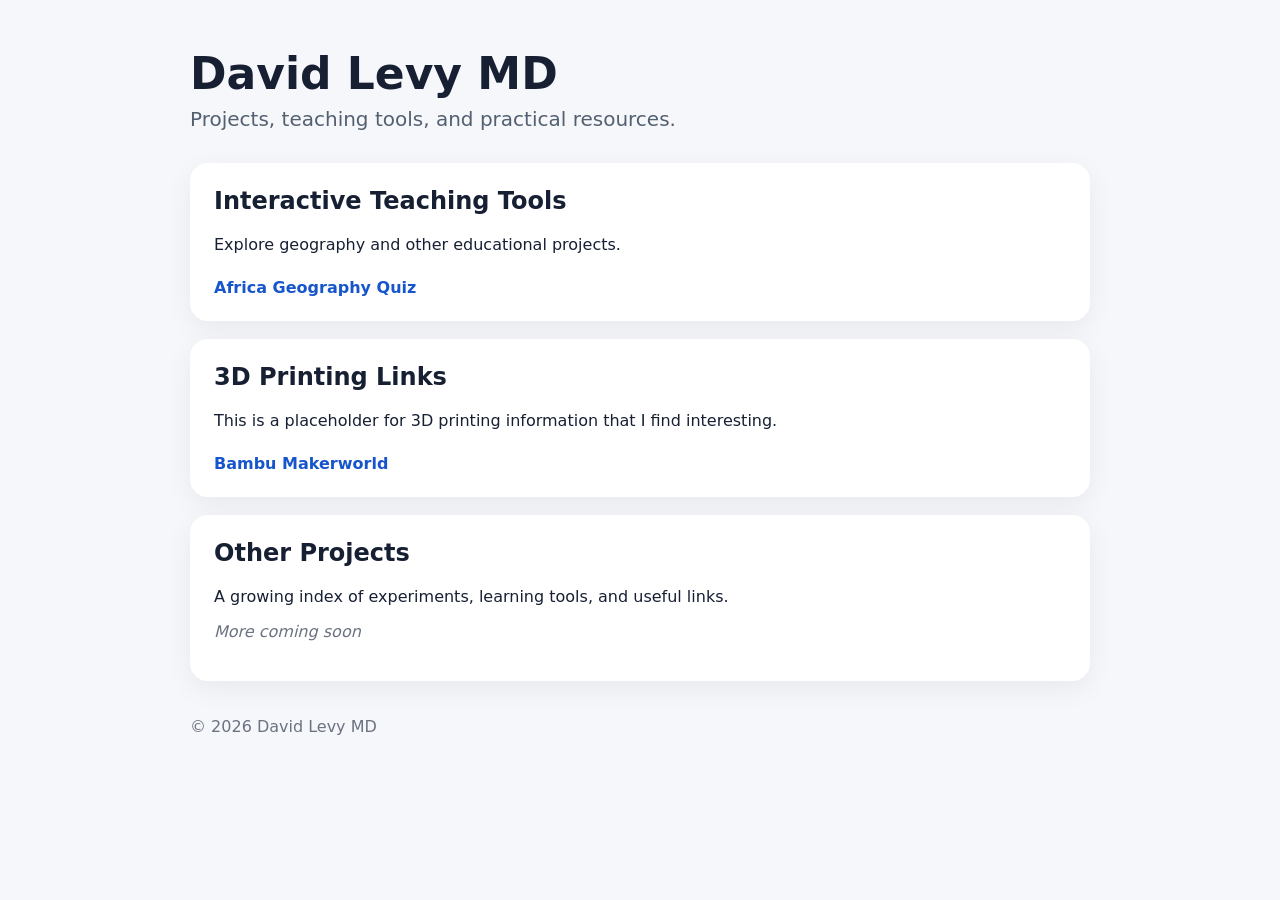
<file: index.html>
<!doctype html>
<html lang="en">
<head>
 <meta charset="utf-8" />
 <meta name="viewport" content="width=device-width, initial-scale=1" />
 <title>David Levy MD | Projects</title>
 <meta name="description" content="Projects, teaching tools, and resources from David Levy MD." />
 <link rel="stylesheet" href="styles.css" />
</head>
<body>
 <main class="container">
 <header class="hero">
 <h1>David Levy MD</h1>
 <p>Projects, teaching tools, and practical resources.</p>
 </header>

 <section class="card">
 <h2>Interactive Teaching Tools</h2>
 <p>
 Explore geography and other educational projects.
 </p>
 <a href="/africa">Africa Geography Quiz</a>
 </section>

 <section class="card">
 <h2>3D Printing Links</h2>
 <p>
 This is a placeholder for 3D printing information that I find interesting.
 </p>
 <a href="https://makerworld.com/en">Bambu Makerworld</a>
 </section>

 <section class="card">
 <h2>Other Projects</h2>
 <p>
 A growing index of experiments, learning tools, and useful links.
 </p>
 <p class="coming-soon">More coming soon</p>
 </section>

 <footer>
 <p>© 2026 David Levy MD</p>
 </footer>
 </main>
</body>
</html>
</file>
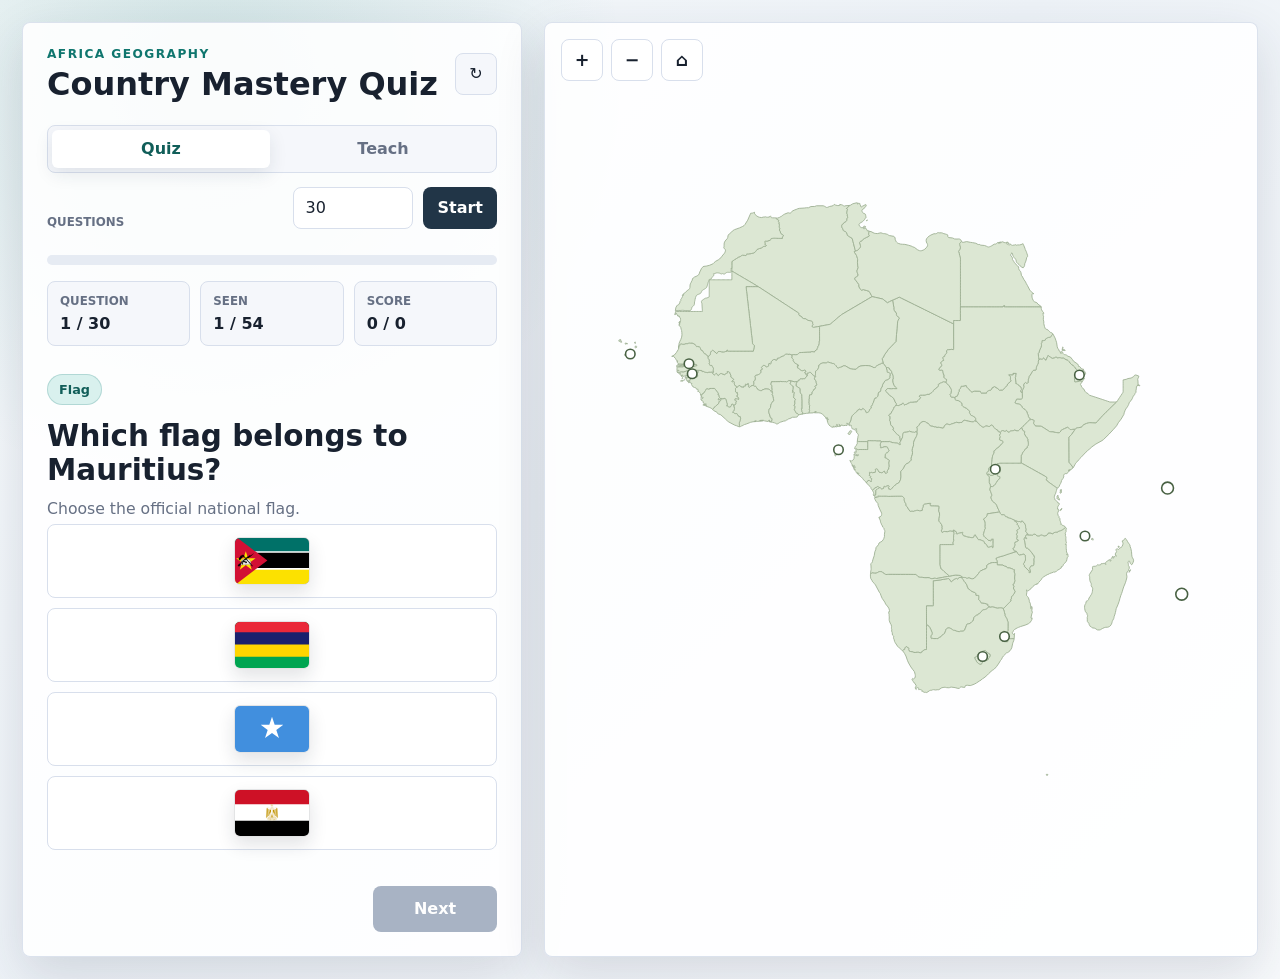
<file: africa/index.html>
<!doctype html>
<html lang="en">
  <head>
    <meta charset="utf-8">
    <meta name="viewport" content="width=device-width, initial-scale=1">
    <title>Africa Geography Quiz</title>
    <link rel="stylesheet" href="styles.css">
    <script defer src="data/countries.js"></script>
    <script defer src="data/geometry.js"></script>
    <script defer src="app.js"></script>
  </head>
  <body>
    <main class="app-shell">
      <section class="quiz-panel" aria-labelledby="app-title">
        <header class="topbar">
          <div>
            <p class="eyebrow">Africa Geography</p>
            <h1 id="app-title">Country Mastery Quiz</h1>
          </div>
          <button class="ghost-button" id="resetButton" type="button" title="Restart">
            <span aria-hidden="true">↻</span>
          </button>
        </header>

        <div class="mode-tabs" role="tablist" aria-label="Learning mode">
          <button class="mode-tab active" id="quizModeButton" type="button" aria-selected="true">Quiz</button>
          <button class="mode-tab" id="teachModeButton" type="button" aria-selected="false">Teach</button>
        </div>

        <section class="quiz-setup" id="quizSetup" aria-label="Quiz setup">
          <label for="questionCount">Questions</label>
          <input id="questionCount" type="number" min="5" max="270" step="5" value="30">
          <button class="secondary-button" id="startQuizButton" type="button">Start</button>
        </section>

        <div class="meter" aria-label="Quiz progress">
          <div class="meter-bar" id="progressBar"></div>
        </div>

        <div class="stats-grid" aria-label="Quiz stats">
          <div>
            <span class="stat-label">Question</span>
            <strong id="questionStat">1 / 270</strong>
          </div>
          <div>
            <span class="stat-label">Seen</span>
            <strong id="countryStat">0 / 54</strong>
          </div>
          <div>
            <span class="stat-label">Score</span>
            <strong id="scoreStat">0</strong>
          </div>
        </div>

        <section class="question-block" aria-live="polite">
          <div class="pill" id="quizType">Location</div>
          <h2 id="questionText"></h2>
          <p id="subText" class="subtext"></p>
        </section>

        <div class="choices" id="choices" aria-label="Answer choices"></div>

        <section class="teach-panel hidden" id="teachPanel" aria-label="Country teaching mode">
          <label for="countrySelect">Country</label>
          <select id="countrySelect"></select>
          <article class="country-card" id="countryCard"></article>
        </section>

        <section class="feedback hidden" id="feedback" aria-live="polite">
          <div class="feedback-head">
            <span id="feedbackBadge"></span>
            <strong id="feedbackTitle"></strong>
          </div>
          <ul id="factsList"></ul>
        </section>

        <div class="actions">
          <button class="primary-button" id="nextButton" type="button" disabled>Next</button>
        </div>
      </section>

      <section class="map-panel" aria-label="Clickable SVG map of Africa">
        <div class="map-toolbar" aria-label="Map controls">
          <button class="ghost-button" id="zoomInButton" type="button" title="Zoom in">+</button>
          <button class="ghost-button" id="zoomOutButton" type="button" title="Zoom out">−</button>
          <button class="ghost-button" id="resetMapButton" type="button" title="Reset map">⌂</button>
        </div>
        <svg id="africaMap" class="africa-map" viewBox="0 0 860 780" role="img" aria-labelledby="mapTitle mapDesc">
          <title id="mapTitle">Africa map</title>
          <desc id="mapDesc">Clickable country shapes used in the quiz.</desc>
          <g id="mapLayer"></g>
          <g id="markerLayer"></g>
        </svg>
      </section>
    </main>
  </body>
</html>
</file>
<file: styles.css>
:root {
 font-family: system-ui, -apple-system, BlinkMacSystemFont, "Segoe UI", sans-serif;
 color: #172033;
 background: #f6f7fb;
}

body {
 margin: 0;
}

.container {
 max-width: 900px;
 margin: 0 auto;
 padding: 48px 20px;
}

.hero {
 margin-bottom: 32px;
}

.hero h1 {
 font-size: 44px;
 margin: 0 0 8px;
}

.hero p {
 font-size: 20px;
 margin: 0;
 color: #536070;
}

.card {
 background: white;
 border-radius: 18px;
 padding: 24px;
 margin: 18px 0;
 box-shadow: 0 8px 28px rgba(0, 0, 0, 0.06);
}

.card h2 {
 margin-top: 0;
}

a {
 display: inline-block;
 margin-top: 8px;
 font-weight: 700;
 color: #1755cc;
 text-decoration: none;
}

a:hover {
 text-decoration: underline;
}

.coming-soon {
 color: #6b7280;
 font-style: italic;
}

footer {
 margin-top: 36px;
 color: #6b7280;
}
</file>
<file: africa/styles.css>
:root {
  color-scheme: light;
  --ink: #18212f;
  --muted: #667084;
  --line: #d8dfec;
  --surface: #ffffff;
  --surface-soft: #f5f7fb;
  --map-land: #dce7d3;
  --map-stroke: #9caf92;
  --accent: #0f766e;
  --accent-dark: #115e59;
  --accent-soft: #d9f1ee;
  --wrong: #b42318;
  --wrong-soft: #fee4e2;
  --right: #067647;
  --right-soft: #dcfae6;
  --shadow: 0 18px 50px rgba(32, 45, 73, 0.14);
  font-family: Inter, ui-sans-serif, system-ui, -apple-system, BlinkMacSystemFont, "Segoe UI", sans-serif;
}

* {
  box-sizing: border-box;
}

body {
  margin: 0;
  min-height: 100vh;
  background:
    radial-gradient(circle at 16% 8%, rgba(15, 118, 110, 0.16), transparent 30%),
    linear-gradient(135deg, #f7fafc 0%, #edf2f7 46%, #f8fafc 100%);
  color: var(--ink);
}

button {
  font: inherit;
}

.app-shell {
  display: grid;
  grid-template-columns: minmax(360px, 500px) minmax(460px, 1fr);
  gap: 22px;
  min-height: 100vh;
  padding: 22px;
}

.quiz-panel,
.map-panel {
  background: rgba(255, 255, 255, 0.88);
  border: 1px solid rgba(216, 223, 236, 0.9);
  border-radius: 8px;
  box-shadow: var(--shadow);
}

.quiz-panel {
  display: flex;
  flex-direction: column;
  min-height: calc(100vh - 44px);
  padding: 24px;
}

.map-panel {
  display: grid;
  min-height: calc(100vh - 44px);
  overflow: hidden;
  padding: 16px;
  place-items: center;
  position: relative;
}

.topbar,
.feedback-head,
.actions {
  align-items: center;
  display: flex;
}

.topbar {
  justify-content: space-between;
  gap: 16px;
}

.mode-tabs {
  background: var(--surface-soft);
  border: 1px solid var(--line);
  border-radius: 8px;
  display: grid;
  gap: 4px;
  grid-template-columns: repeat(2, minmax(0, 1fr));
  margin-top: 24px;
  padding: 4px;
}

.mode-tab {
  background: transparent;
  border: 0;
  border-radius: 6px;
  color: var(--muted);
  cursor: pointer;
  font-weight: 800;
  min-height: 38px;
}

.mode-tab.active {
  background: var(--surface);
  box-shadow: 0 6px 18px rgba(32, 45, 73, 0.1);
  color: var(--accent-dark);
}

.quiz-setup {
  align-items: end;
  display: grid;
  gap: 10px;
  grid-template-columns: 1fr 120px auto;
  margin-top: 14px;
}

.quiz-setup label,
.teach-panel label {
  color: var(--muted);
  font-size: 0.74rem;
  font-weight: 800;
  text-transform: uppercase;
}

.quiz-setup input,
.teach-panel select {
  appearance: none;
  background: var(--surface);
  border: 1px solid var(--line);
  border-radius: 8px;
  color: var(--ink);
  font: inherit;
  min-height: 42px;
  padding: 9px 11px;
  width: 100%;
}

.secondary-button {
  background: #213547;
  border: 0;
  border-radius: 8px;
  color: white;
  cursor: pointer;
  font-weight: 800;
  min-height: 42px;
  padding: 9px 14px;
}

.secondary-button:hover {
  background: #111827;
}

.eyebrow {
  color: var(--accent);
  font-size: 0.76rem;
  font-weight: 800;
  letter-spacing: 0.12em;
  margin: 0 0 7px;
  text-transform: uppercase;
}

h1,
h2,
p {
  margin-top: 0;
}

h1 {
  font-size: clamp(1.7rem, 2.5vw, 2.5rem);
  line-height: 1.02;
  margin-bottom: 0;
}

h2 {
  font-size: clamp(1.45rem, 2.3vw, 2rem);
  line-height: 1.16;
  margin-bottom: 10px;
}

.ghost-button {
  align-items: center;
  background: var(--surface-soft);
  border: 1px solid var(--line);
  border-radius: 8px;
  color: var(--ink);
  cursor: pointer;
  display: inline-flex;
  height: 42px;
  justify-content: center;
  width: 42px;
}

.ghost-button:hover {
  border-color: var(--accent);
  color: var(--accent-dark);
}

.meter {
  background: #e6ebf3;
  border-radius: 999px;
  height: 10px;
  margin: 26px 0 16px;
  overflow: hidden;
}

.meter-bar {
  background: linear-gradient(90deg, #0f766e, #2f9e44);
  height: 100%;
  transition: width 240ms ease;
  width: 0%;
}

.stats-grid {
  display: grid;
  gap: 10px;
  grid-template-columns: repeat(3, minmax(0, 1fr));
  margin-bottom: 28px;
}

.stats-grid > div {
  background: var(--surface-soft);
  border: 1px solid var(--line);
  border-radius: 8px;
  min-width: 0;
  padding: 12px;
}

.stat-label {
  color: var(--muted);
  display: block;
  font-size: 0.74rem;
  font-weight: 700;
  margin-bottom: 6px;
  text-transform: uppercase;
}

.stats-grid strong {
  display: block;
  font-size: 1rem;
  overflow-wrap: anywhere;
}

.question-block {
  min-height: 150px;
}

.pill {
  align-items: center;
  background: var(--accent-soft);
  border: 1px solid rgba(15, 118, 110, 0.2);
  border-radius: 999px;
  color: var(--accent-dark);
  display: inline-flex;
  font-size: 0.8rem;
  font-weight: 800;
  margin-bottom: 14px;
  padding: 7px 11px;
}

.subtext {
  color: var(--muted);
  font-size: 0.98rem;
  line-height: 1.5;
  margin-bottom: 0;
}

.choices {
  display: grid;
  gap: 10px;
  margin-bottom: 18px;
}

.choice-button {
  align-items: center;
  background: var(--surface);
  border: 1px solid var(--line);
  border-radius: 8px;
  color: var(--ink);
  cursor: pointer;
  display: flex;
  justify-content: space-between;
  min-height: 52px;
  padding: 12px 14px;
  text-align: left;
  transition: border-color 140ms ease, background 140ms ease, transform 140ms ease;
  width: 100%;
}

.choice-button:hover:not(:disabled) {
  border-color: var(--accent);
  transform: translateY(-1px);
}

.choice-button:disabled {
  cursor: default;
}

.choice-button.correct {
  background: var(--right-soft);
  border-color: var(--right);
}

.choice-button.wrong {
  background: var(--wrong-soft);
  border-color: var(--wrong);
}

.flag-choice {
  font-size: 2.25rem;
  justify-content: center;
  min-height: 72px;
}

.flag-choice img {
  border: 1px solid rgba(24, 33, 47, 0.12);
  border-radius: 6px;
  box-shadow: 0 8px 18px rgba(24, 33, 47, 0.12);
  display: block;
  height: 48px;
  object-fit: cover;
  width: 76px;
}

.sr-only {
  height: 1px;
  margin: -1px;
  overflow: hidden;
  position: absolute;
  width: 1px;
}

.feedback {
  background: #fbfcff;
  border: 1px solid var(--line);
  border-radius: 8px;
  margin-top: auto;
  padding: 16px;
}

.feedback.hidden {
  display: none;
}

.teach-panel.hidden,
.question-block.hidden,
.choices.hidden,
.actions.hidden,
.meter.hidden,
.stats-grid.hidden,
.quiz-setup.hidden {
  display: none;
}

.teach-panel {
  display: grid;
  gap: 12px;
}

.country-card {
  background: #fbfcff;
  border: 1px solid var(--line);
  border-radius: 8px;
  display: grid;
  gap: 14px;
  padding: 16px;
}

.country-card-header {
  align-items: center;
  display: grid;
  gap: 14px;
  grid-template-columns: 92px 1fr;
}

.country-card img {
  border: 1px solid rgba(24, 33, 47, 0.12);
  border-radius: 6px;
  box-shadow: 0 8px 18px rgba(24, 33, 47, 0.12);
  display: block;
  width: 92px;
}

.country-card h2 {
  margin-bottom: 4px;
}

.data-grid {
  display: grid;
  gap: 10px;
  grid-template-columns: repeat(2, minmax(0, 1fr));
}

.data-grid div {
  background: var(--surface-soft);
  border: 1px solid var(--line);
  border-radius: 8px;
  padding: 10px;
}

.data-grid span {
  color: var(--muted);
  display: block;
  font-size: 0.74rem;
  font-weight: 800;
  margin-bottom: 4px;
  text-transform: uppercase;
}

.feedback-head {
  gap: 9px;
  margin-bottom: 10px;
}

#feedbackBadge {
  align-items: center;
  border-radius: 999px;
  display: inline-flex;
  font-size: 0.8rem;
  font-weight: 800;
  height: 28px;
  justify-content: center;
  min-width: 74px;
  padding: 0 10px;
}

#feedbackBadge.right {
  background: var(--right-soft);
  color: var(--right);
}

#feedbackBadge.wrong {
  background: var(--wrong-soft);
  color: var(--wrong);
}

#factsList {
  color: #354157;
  display: grid;
  gap: 8px;
  line-height: 1.42;
  margin: 0;
  padding-left: 20px;
}

#teachFactsList {
  color: #354157;
  display: grid;
  gap: 8px;
  line-height: 1.42;
  margin: 0;
  padding-left: 20px;
}

.actions {
  justify-content: flex-end;
  margin-top: 18px;
}

.primary-button {
  background: var(--accent);
  border: 0;
  border-radius: 8px;
  color: white;
  cursor: pointer;
  font-weight: 800;
  min-height: 46px;
  min-width: 124px;
  padding: 12px 18px;
}

.primary-button:hover:not(:disabled) {
  background: var(--accent-dark);
}

.primary-button:disabled {
  background: #a8b3c4;
  cursor: default;
}

.africa-map {
  cursor: grab;
  height: 100%;
  max-height: calc(100vh - 76px);
  max-width: 100%;
  touch-action: none;
  width: 100%;
}

.africa-map.dragging {
  cursor: grabbing;
}

.map-toolbar {
  display: flex;
  gap: 8px;
  left: 16px;
  position: absolute;
  top: 16px;
  z-index: 2;
}

.map-toolbar .ghost-button {
  background: rgba(255, 255, 255, 0.92);
  font-size: 1.1rem;
  font-weight: 900;
}

.country {
  cursor: pointer;
  fill: var(--map-land);
  stroke: var(--map-stroke);
  stroke-linejoin: round;
  stroke-width: 1.1;
  transition: fill 140ms ease, stroke 140ms ease, filter 140ms ease;
}

.country:hover {
  fill: #c8dcc1;
  stroke: #6f8d69;
}

.country.dim {
  opacity: 0.34;
}

.country.target {
  fill: #f8d57e;
  stroke: #b87812;
  stroke-width: 1.8;
}

.country.correct {
  fill: #81d7a6;
  stroke: var(--right);
}

.country.wrong {
  fill: #f7a9a2;
  stroke: var(--wrong);
}

.locator {
  cursor: pointer;
  fill: #ffffff;
  stroke: #486143;
  stroke-width: 2;
  transition: fill 140ms ease, stroke 140ms ease, transform 140ms ease;
}

.locator:hover {
  fill: var(--accent-soft);
  stroke: var(--accent);
}

.locator.target,
.locator.correct {
  fill: #fff4bd;
  stroke: #b87812;
}

.locator.wrong {
  fill: var(--wrong-soft);
  stroke: var(--wrong);
}

.country.teaching {
  fill: #f8d57e;
  stroke: #b87812;
  stroke-width: 1.8;
}

.locator.teaching {
  fill: #fff4bd;
  stroke: #b87812;
}

.completion {
  display: grid;
  gap: 16px;
  margin: auto 0;
}

.completion strong {
  font-size: 2.6rem;
  line-height: 1;
}

@media (max-width: 980px) {
  .app-shell {
    grid-template-columns: 1fr;
  }

  .quiz-panel,
  .map-panel {
    min-height: auto;
  }

  .map-panel {
    min-height: 520px;
  }
}

@media (max-width: 560px) {
  .app-shell {
    gap: 14px;
    padding: 12px;
  }

  .quiz-panel,
  .map-panel {
    padding: 14px;
  }

  .quiz-setup,
  .country-card-header,
  .data-grid {
    grid-template-columns: 1fr;
  }

  .stats-grid {
    grid-template-columns: 1fr;
  }

  .question-block {
    min-height: 126px;
  }

  .flag-choice {
    font-size: 1.9rem;
  }
}
</file>
